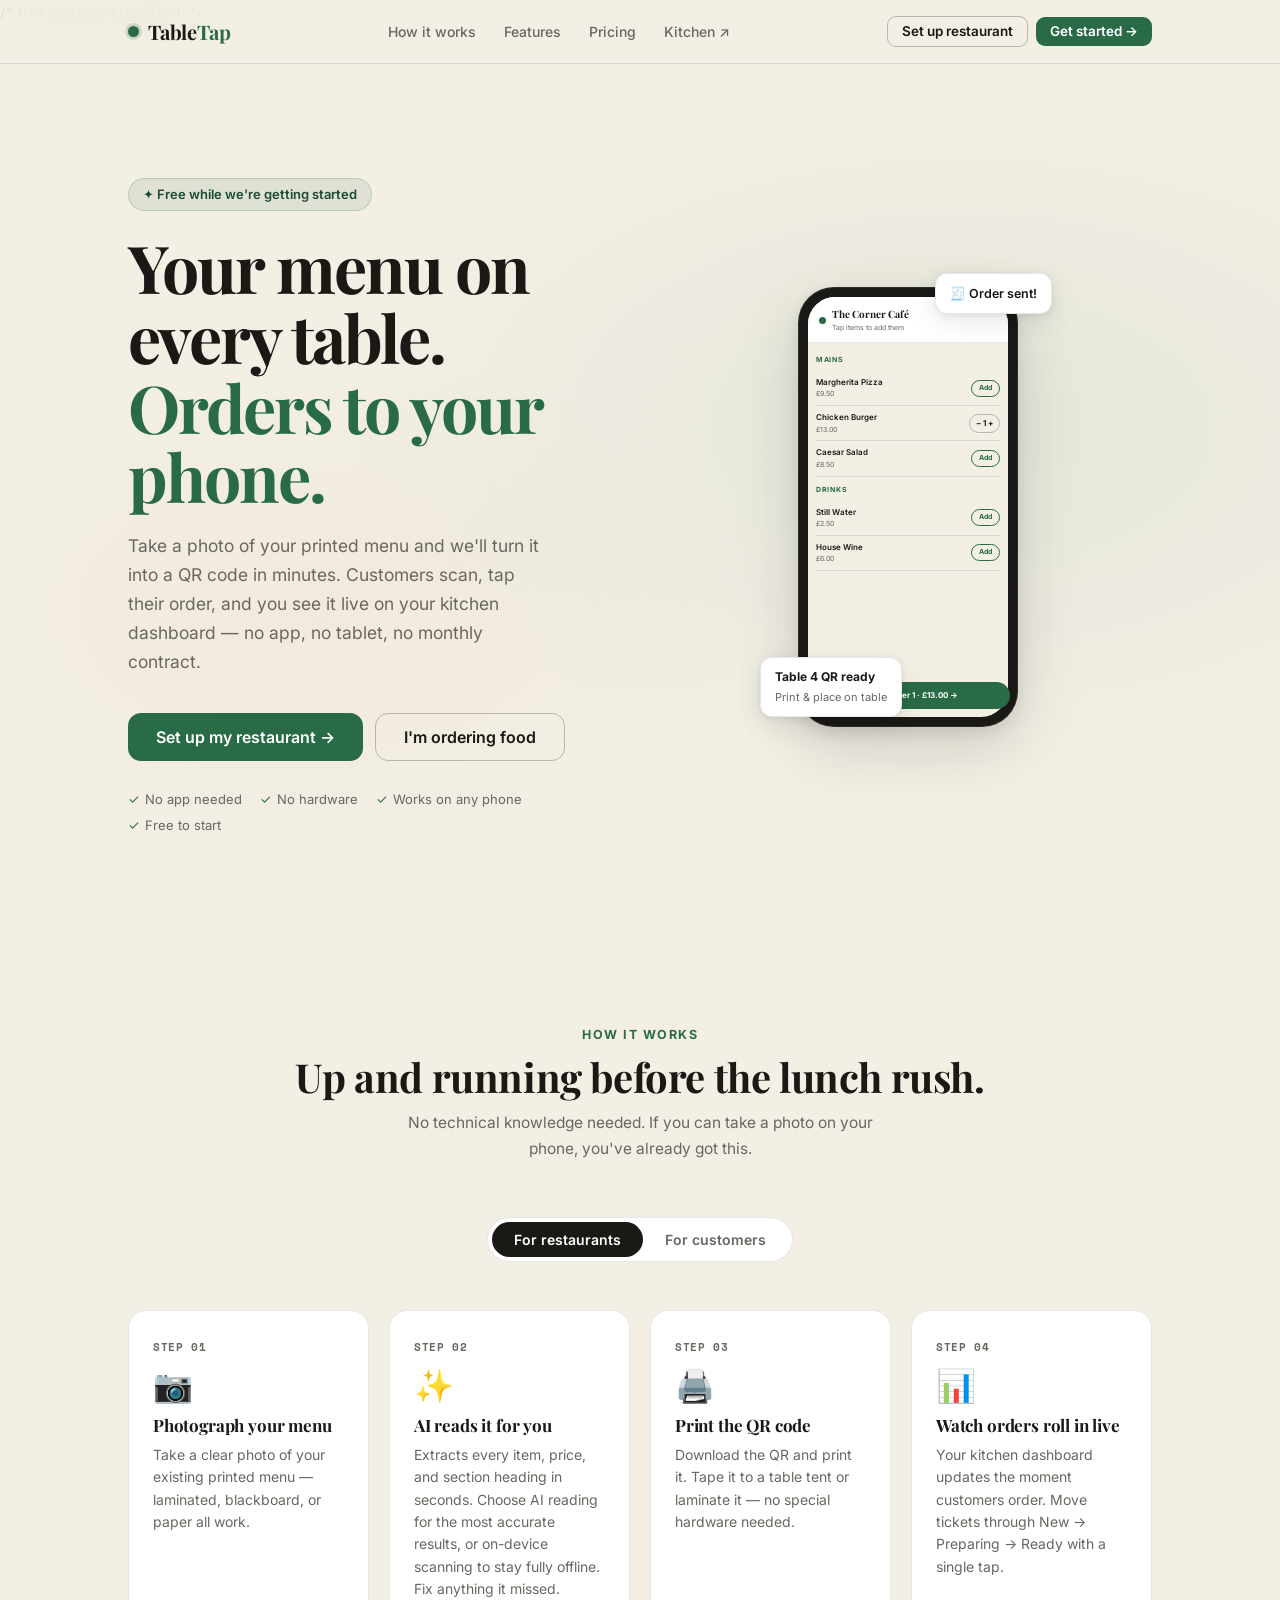
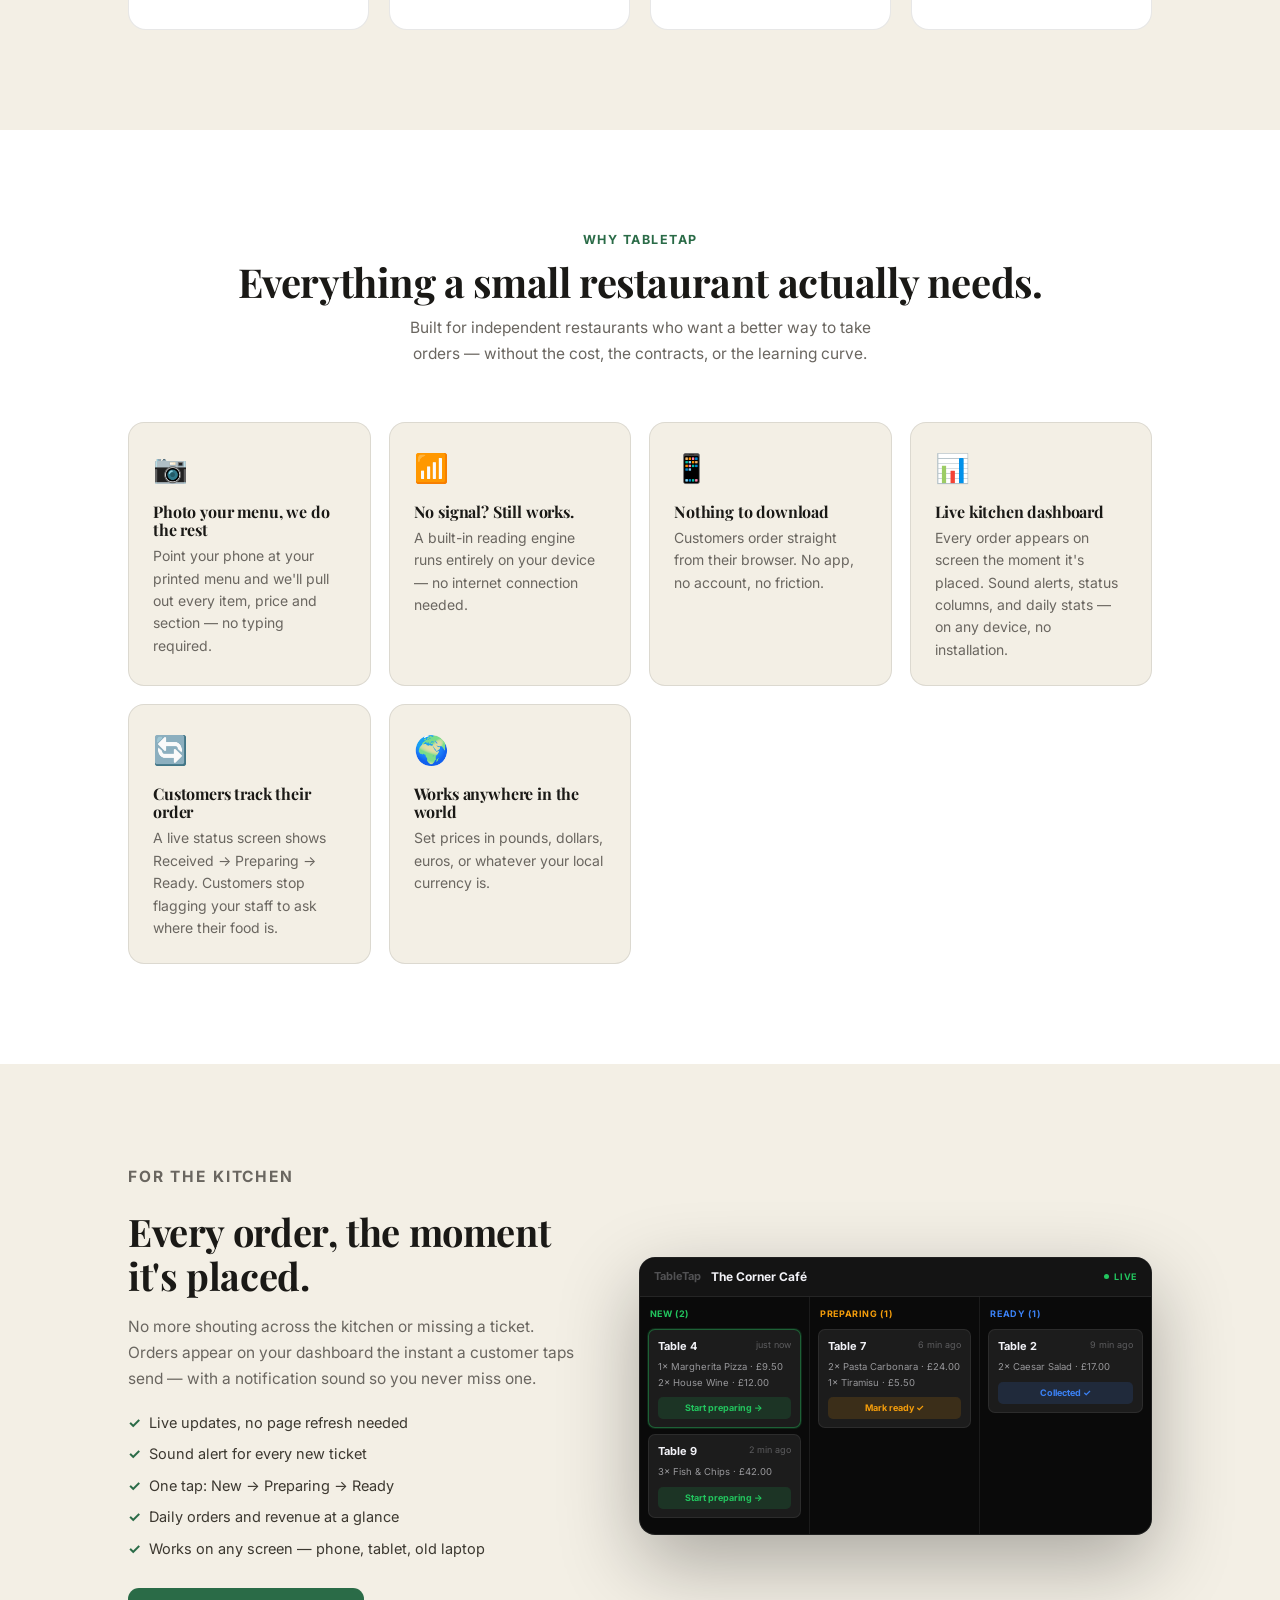
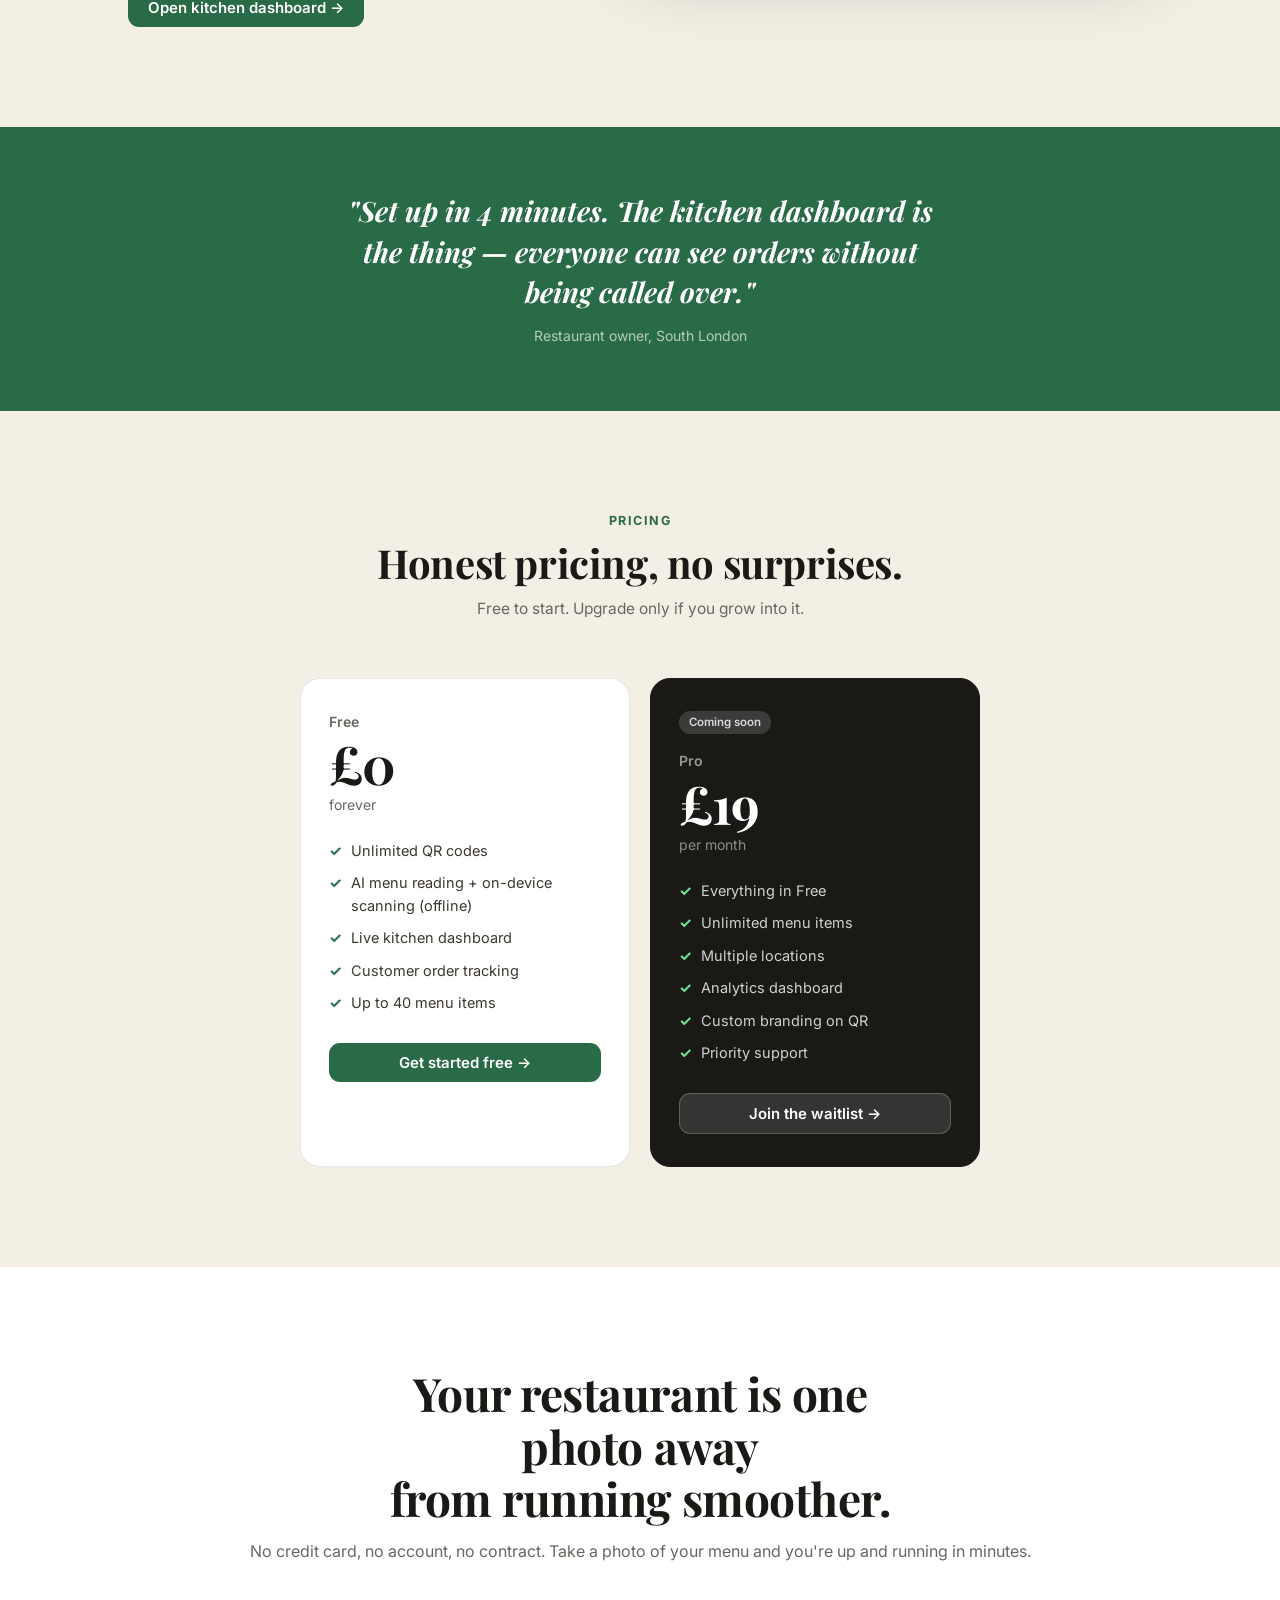
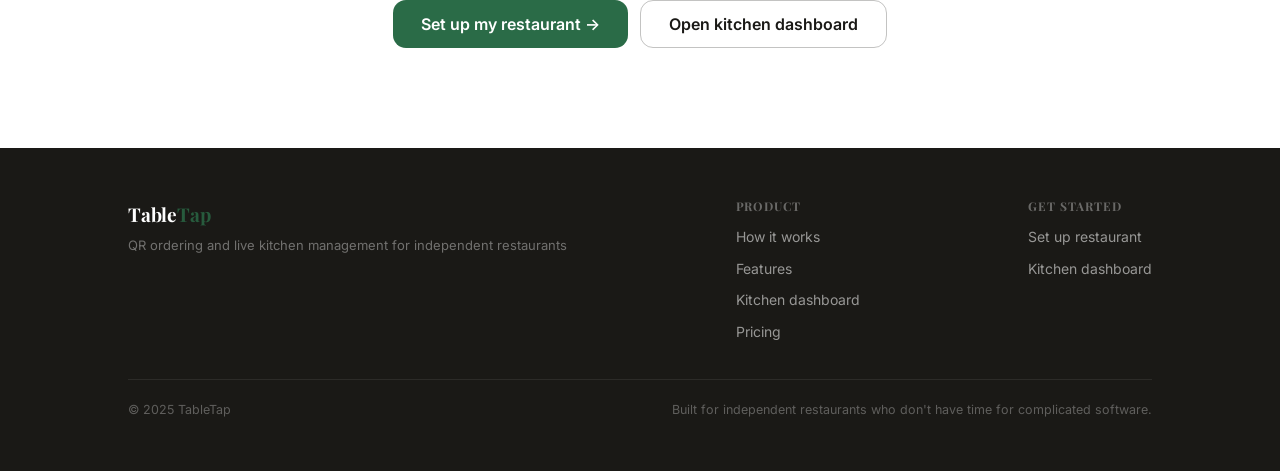
<file: index.html>
/* this has been updated. */
<!DOCTYPE html>
<html lang="en">
<head>
<meta charset="UTF-8"/>
<meta name="viewport" content="width=device-width,initial-scale=1"/>
<meta name="description" content="TableTap turns a photo of your printed menu into a QR ordering system in minutes. No app, no hardware — customers scan and order instantly from their phone."/>
<meta property="og:title" content="TableTap — QR table ordering for restaurants"/>
<meta property="og:description" content="Turn your printed menu into a QR ordering system in minutes. No hardware needed."/>
<meta property="og:type" content="website"/>
<meta name="theme-color" content="#2A6B47"/>
<title>TableTap — QR ordering for restaurants</title>
<link rel="preconnect" href="https://fonts.googleapis.com">
<link rel="preconnect" href="https://fonts.gstatic.com" crossorigin>
<link href="https://fonts.googleapis.com/css2?family=Playfair+Display:ital,wght@0,700;1,400;1,700&family=Inter:wght@400;500;600&family=Space+Mono:wght@700&display=swap" rel="stylesheet">
<link rel="stylesheet" href="style.css">
<style>
/* ---- Page-specific ---- */
body { padding-bottom: 0; }

/* Hero */
.hero {
  min-height: 100svh;
  padding: calc(var(--nav) + 80px) 0 80px;
  display: flex; align-items: center;
  background:
    radial-gradient(ellipse 70% 55% at 75% 45%, rgba(42,107,71,.07) 0%, transparent 70%),
    radial-gradient(ellipse 55% 45% at 25% 65%, rgba(212,137,58,.05) 0%, transparent 65%),
    var(--bg);
  overflow: hidden; position: relative;
}
.hero-inner {
  display: grid;
  grid-template-columns: 1fr 1fr;
  gap: 48px;
  align-items: center;
}
.hero-eyebrow {
  display: inline-flex; align-items: center; gap: 7px;
  background: var(--green-lt); color: var(--green-dk);
  font-size: 13px; font-weight: 600; padding: 5px 14px;
  border-radius: 999px; border: 1px solid rgba(42,107,71,.2);
  margin-bottom: 22px;
}
.hero h1 {
  font-size: clamp(38px,5.5vw,66px);
  letter-spacing: -.03em; margin-bottom: 20px;
  line-height: 1.06;
}
.hero h1 em { font-style: normal; color: var(--green); }
.hero-sub {
  font-size: clamp(15px,1.8vw,17.5px);
  color: var(--muted); line-height: 1.65; margin-bottom: 36px;
  max-width: 420px;
}
.hero-actions { display: flex; flex-wrap: wrap; gap: 12px; margin-bottom: 28px; }
.hero-trust { display: flex; flex-wrap: wrap; gap: 6px 18px; }
.hero-trust span { font-size: 13px; color: var(--muted); display: flex; align-items: center; gap: 5px; }
.hero-trust .chk { color: var(--green); }

/* Phone mockup */
.hero-visual { display: flex; justify-content: center; align-items: center; }
.mockup { position: relative; width: 240px; }
.mock-phone {
  width: 220px; height: 440px; background: #1A1916;
  border-radius: 36px; padding: 10px;
  box-shadow: 0 0 0 1px rgba(255,255,255,.05), inset 0 0 0 1px rgba(255,255,255,.08), var(--sh-lg);
  margin: 0 auto;
}
.mock-screen {
  width: 100%; height: 100%;
  background: var(--bg); border-radius: 27px; overflow: hidden;
  display: flex; flex-direction: column;
}
.ms-top { background: var(--surface); padding: 10px 11px 8px; border-bottom: 1px solid var(--bd); display: flex; align-items: center; gap: 6px; }
.ms-dot { width: 7px; height: 7px; border-radius: 50%; background: var(--green); flex-shrink: 0; }
.ms-rname { font-family: 'Playfair Display', Georgia, serif; font-size: 10px; font-weight: 700; }
.ms-sub { font-size: 7px; color: var(--muted); margin-top: 1px; }
.ms-body { flex: 1; padding: 4px 8px 60px; overflow: hidden; }
.ms-sec { font-size: 7px; font-weight: 700; letter-spacing: .1em; text-transform: uppercase; color: var(--green); margin: 8px 0 5px; }
.ms-item { display: flex; justify-content: space-between; align-items: center; padding: 5px 0; border-bottom: 1px solid var(--bd); gap: 4px; }
.ms-item-nm { font-size: 8px; font-weight: 600; }
.ms-item-pr { font-size: 7px; color: var(--muted); margin-top: 1px; }
.ms-add  { font-size: 7px; font-weight: 700; border: 1px solid var(--green); color: var(--green); border-radius: 999px; padding: 2px 7px; white-space: nowrap; }
.ms-stepper { font-size: 8px; font-weight: 700; border: 1px solid var(--bd-str); border-radius: 999px; padding: 2px 6px; }
.ms-cart {
  position: absolute; bottom: 18px; left: 18px; right: 18px;
  background: var(--green); color: #fff;
  font-size: 8px; font-weight: 700; border-radius: 999px;
  padding: 7px 10px; text-align: center;
}
.mock-badge {
  position: absolute; top: -14px; right: -24px;
  background: var(--surface); border: 1px solid var(--bd);
  border-radius: 12px; padding: 10px 14px;
  display: flex; align-items: center; gap: 8px;
  box-shadow: var(--sh); font-size: 12.5px; font-weight: 600;
  animation: badge-float 3s ease-in-out infinite;
}
@keyframes badge-float { 0%,100% { transform: translateY(0); } 50% { transform: translateY(-6px); } }
.mock-qr-badge {
  position: absolute; bottom: 10px; left: -28px;
  background: var(--surface); border: 1px solid var(--bd);
  border-radius: 12px; padding: 10px 14px;
  box-shadow: var(--sh); font-size: 11px; color: var(--muted);
  animation: badge-float 3.5s ease-in-out infinite .5s;
}
.mock-qr-badge strong { display: block; color: var(--ink); font-size: 12px; margin-bottom: 2px; }

/* Section chrome */
.mkt-section { padding: 100px 0; }
.mkt-section.alt { background: var(--surface); }
.s-eye {
  text-align: center; font-size: 12.5px; font-weight: 700;
  letter-spacing: .12em; text-transform: uppercase;
  color: var(--green); margin-bottom: 10px;
}
.s-title { text-align: center; font-size: clamp(26px,3.5vw,40px); margin-bottom: 10px; }
.s-sub { text-align: center; color: var(--muted); font-size: 15.5px; max-width: 480px; margin: 0 auto 56px; line-height: 1.65; }

/* How-it-works tabs */
.hiw-tabs { display: flex; justify-content: center; margin-bottom: 48px; background: var(--surface); border: 1px solid var(--bd); border-radius: 999px; padding: 4px; width: fit-content; margin-left: auto; margin-right: auto; }
.hiw-tab { border: 0; background: transparent; font-family: inherit; font-size: 14px; font-weight: 600; color: var(--muted); padding: 9px 22px; border-radius: 999px; cursor: pointer; transition: .18s; }
.hiw-tab.on { background: var(--ink); color: #fff; }

/* Steps grid */
.steps-grid { display: grid; grid-template-columns: repeat(auto-fit,minmax(210px,1fr)); gap: 20px; }
.step-card { background: var(--surface); border: 1px solid var(--bd); border-radius: 18px; padding: 28px 24px; }
.step-num { font-family: 'Space Mono',monospace; font-size: 11px; font-weight: 700; letter-spacing: .06em; color: var(--muted); margin-bottom: 14px; }
.step-icon { font-size: 32px; margin-bottom: 14px; line-height: 1; }
.step-card h3 { font-size: 17px; letter-spacing: -.01em; margin-bottom: 8px; }
.step-card p { font-size: 14px; color: var(--muted); line-height: 1.6; }

/* Features grid */
.feat-grid { display: grid; grid-template-columns: repeat(auto-fit,minmax(240px,1fr)); gap: 18px; }
.feat-card { background: var(--bg); border: 1px solid var(--bd); border-radius: 16px; padding: 24px; transition: box-shadow .2s, border-color .2s; }
.feat-card:hover { box-shadow: var(--sh); border-color: var(--bd-md); }
.feat-icon { font-size: 28px; margin-bottom: 12px; display: block; }
.feat-card h3 { font-size: 16px; letter-spacing: -.01em; margin-bottom: 6px; }
.feat-card p { font-size: 14px; color: var(--muted); line-height: 1.6; }

/* Proof strip */
.proof { background: var(--green); padding: 64px 0; text-align: center; color: #fff; }
.proof blockquote { font-family: 'Playfair Display',Georgia,serif; font-size: clamp(20px,3vw,28px); font-weight: 700; font-style: italic; letter-spacing: 0; max-width: 600px; margin: 0 auto 12px; line-height: 1.45; }
.proof cite { font-size: 14px; opacity: .65; font-style: normal; }

/* Pricing */
.pricing-grid { display: grid; grid-template-columns: repeat(auto-fit,minmax(280px,1fr)); gap: 20px; max-width: 680px; margin: 0 auto; }
.p-card { background: var(--surface); border: 1px solid var(--bd); border-radius: 20px; padding: 32px 28px; }
.p-card.featured { background: var(--ink); color: #fff; border-color: var(--ink); }
.p-card.featured .p-sub { color: rgba(255,255,255,.5); }
.p-card.featured .p-list li { color: rgba(255,255,255,.8); }
.p-badge { display: inline-block; background: rgba(255,255,255,.15); color: rgba(255,255,255,.8); font-size: 11.5px; font-weight: 600; padding: 3px 10px; border-radius: 999px; margin-bottom: 16px; }
.p-label { font-size: 14px; font-weight: 600; color: var(--muted); margin-bottom: 6px; }
.p-card.featured .p-label { color: rgba(255,255,255,.55); }
.p-price { font-family: 'Playfair Display',Georgia,serif; font-weight: 700; font-size: 52px; letter-spacing: -.02em; line-height: 1; }
.p-per { font-size: 14px; color: var(--muted); margin: 4px 0 24px; }
.p-card.featured .p-per { color: rgba(255,255,255,.5); }
.p-list { list-style: none; margin-bottom: 28px; display: flex; flex-direction: column; gap: 10px; }
.p-list li { font-size: 14.5px; color: var(--ink-2); display: flex; align-items: flex-start; gap: 9px; }
.p-chk { color: var(--green); font-weight: 700; flex-shrink: 0; }
.p-card.featured .p-chk { color: #6EE89B; }

/* CTA banner */
.cta-banner { padding: 100px 0; text-align: center; }
.cta-banner h2 { font-size: clamp(28px,4vw,46px); margin-bottom: 14px; max-width: 560px; margin-left: auto; margin-right: auto; }
.cta-banner p  { color: var(--muted); font-size: 16px; margin-bottom: 36px; }

/* Dashboard showcase section */
.dash-split {
  display: grid;
  grid-template-columns: 1fr 1.15fr;
  gap: 64px;
  align-items: center;
}
.dash-copy .s-eye { text-align: left; }
.dash-copy h2  { text-align: left; font-size: clamp(26px,3.2vw,38px); margin-bottom: 16px; }
.dash-copy p   { color: var(--muted); font-size: 15.5px; line-height: 1.68; margin-bottom: 20px; }
.dash-feats    { list-style: none; display: flex; flex-direction: column; gap: 9px; font-size: 14.5px; color: var(--ink-2); }
.dash-feats li { display: flex; align-items: flex-start; gap: 8px; }
.dash-feats .chk { color: var(--green); font-weight: 700; flex-shrink: 0; }

/* Dashboard CSS mockup */
.dp-shell {
  background: #0A0A0A;
  border-radius: 16px;
  overflow: hidden;
  border: 1px solid rgba(255,255,255,.09);
  box-shadow: 0 28px 80px rgba(0,0,0,.3), 0 0 0 1px rgba(255,255,255,.04);
  font-family: 'Inter', sans-serif;
}
.dp-header {
  background: #141414;
  border-bottom: 1px solid rgba(255,255,255,.07);
  padding: 10px 14px;
  display: flex;
  align-items: center;
  gap: 10px;
}
.dp-logo  { color: rgba(242,242,247,.28); font-weight: 700; font-size: 11px; }
.dp-rname { color: #F2F2F7; font-weight: 700; font-size: 12px; flex: 1; }
.dp-live  { display: flex; align-items: center; gap: 5px; }
.dp-live-dot { width: 5px; height: 5px; border-radius: 50%; background: #22C55E; animation: livePulse 2.5s ease-in-out infinite; }
@keyframes livePulse { 0%,100%{opacity:1} 50%{opacity:.5} }
.dp-live-lbl { font-size: 9px; font-weight: 700; color: #22C55E; text-transform: uppercase; letter-spacing: .08em; }
.dp-cols { display: grid; grid-template-columns: 1fr 1fr 1fr; }
.dp-col  { border-right: 1px solid rgba(255,255,255,.07); padding: 10px 8px; }
.dp-col:last-child { border-right: 0; }
.dp-col-h { font-size: 9px; font-weight: 700; letter-spacing: .07em; text-transform: uppercase; margin-bottom: 8px; padding: 0 2px; }
.dp-card {
  background: #1C1C1C;
  border: 1px solid rgba(255,255,255,.07);
  border-radius: 7px;
  padding: 8px 9px;
  margin-bottom: 6px;
  color: rgba(242,242,247,.7);
}
.dp-card.flash-card { border-color: rgba(34,197,94,.4); box-shadow: 0 0 0 1px rgba(34,197,94,.15); }
.dp-card-top { display: flex; justify-content: space-between; margin-bottom: 4px; }
.dp-card-top strong { color: #F2F2F7; font-size: 11px; }
.dp-ago { color: rgba(242,242,247,.3); font-size: 9px; }
.dp-card-item { font-size: 9.5px; color: rgba(242,242,247,.58); line-height: 1.65; }
.dp-card-btn  { margin-top: 7px; padding: 4px 7px; border-radius: 5px; font-size: 9px; font-weight: 700; text-align: center; }
.dp-btn-new   { background: rgba(34,197,94,.14);  color: #22C55E; }
.dp-btn-prep  { background: rgba(245,158,11,.14); color: #F59E0B; }
.dp-btn-ready { background: rgba(59,130,246,.14);  color: #3B82F6; }

@media (max-width: 860px) {
  .dash-split { grid-template-columns: 1fr; gap: 40px; }
}
@media (max-width: 860px) {
  .hero-inner { grid-template-columns: 1fr; }
  .hero-visual { display: none; }
  .hero { min-height: auto; padding-bottom: 60px; }
}
@media (max-width: 560px) {
  .mkt-section { padding: 72px 0; }
  .steps-grid { grid-template-columns: 1fr; }
  .hero-actions { flex-direction: column; }
  .hero-actions .btn { justify-content: center; }
}
</style>
</head>
<body>

<!-- ===== NAV ===== -->
<nav class="site-nav">
  <div class="nav-inner">
    <a href="/" class="nav-logo">
      <span class="nav-dot"></span>
      <span class="nav-wordmark">Table<span class="tap">Tap</span></span>
    </a>
    <ul class="nav-links">
      <li><a href="#how">How it works</a></li>
      <li><a href="#features">Features</a></li>
      <li><a href="#pricing">Pricing</a></li>
      <li><a href="/dashboard">Kitchen ↗</a></li>
    </ul>
    <div class="nav-actions">
      <a href="restaurant.html" class="btn btn-g btn-sm">Set up restaurant</a>
      <a href="restaurant.html" class="btn btn-p btn-sm">Get started →</a>
    </div>
  </div>
</nav>

<!-- ===== HERO ===== -->
<section class="hero">
  <div class="container">
    <div class="hero-inner">
      <div>
        <div class="hero-eyebrow">✦ Free while we're getting started</div>
        <h1>Your menu on every table. <em>Orders to your phone.</em></h1>
        <p class="hero-sub">Take a photo of your printed menu and we'll turn it into a QR code in minutes. Customers scan, tap their order, and you see it live on your kitchen dashboard — no app, no tablet, no monthly contract.</p>
        <div class="hero-actions">
          <a href="restaurant.html" class="btn btn-p btn-lg">Set up my restaurant →</a>
          <a href="order.html"      class="btn btn-g btn-lg">I'm ordering food</a>
        </div>
        <div class="hero-trust">
          <span><span class="chk">✓</span> No app needed</span>
          <span><span class="chk">✓</span> No hardware</span>
          <span><span class="chk">✓</span> Works on any phone</span>
          <span><span class="chk">✓</span> Free to start</span>
        </div>
      </div>
      <div class="hero-visual">
        <div class="mockup">
          <div class="mock-phone">
            <div class="mock-screen">
              <div class="ms-top">
                <span class="ms-dot"></span>
                <div>
                  <div class="ms-rname">The Corner Café</div>
                  <div class="ms-sub">Tap items to add them</div>
                </div>
              </div>
              <div class="ms-body">
                <div class="ms-sec">Mains</div>
                <div class="ms-item"><div><div class="ms-item-nm">Margherita Pizza</div><div class="ms-item-pr">£9.50</div></div><div class="ms-add">Add</div></div>
                <div class="ms-item"><div><div class="ms-item-nm">Chicken Burger</div><div class="ms-item-pr">£13.00</div></div><div class="ms-stepper">− 1 +</div></div>
                <div class="ms-item"><div><div class="ms-item-nm">Caesar Salad</div><div class="ms-item-pr">£8.50</div></div><div class="ms-add">Add</div></div>
                <div class="ms-sec">Drinks</div>
                <div class="ms-item"><div><div class="ms-item-nm">Still Water</div><div class="ms-item-pr">£2.50</div></div><div class="ms-add">Add</div></div>
                <div class="ms-item"><div><div class="ms-item-nm">House Wine</div><div class="ms-item-pr">£6.00</div></div><div class="ms-add">Add</div></div>
              </div>
            </div>
            <div class="ms-cart">Review order 1 · £13.00 →</div>
          </div>
          <div class="mock-badge">🧾 Order sent!</div>
          <div class="mock-qr-badge"><strong>Table 4 QR ready</strong>Print &amp; place on table</div>
        </div>
      </div>
    </div>
  </div>
</section>

<!-- ===== HOW IT WORKS ===== -->
<section class="mkt-section" id="how">
  <div class="container">
    <p class="s-eye">How it works</p>
    <h2 class="s-title">Up and running before the lunch rush.</h2>
    <p class="s-sub">No technical knowledge needed. If you can take a photo on your phone, you've already got this.</p>
    <div class="hiw-tabs" role="tablist">
      <button class="hiw-tab on" id="tab-r" onclick="switchTab('r')">For restaurants</button>
      <button class="hiw-tab"    id="tab-c" onclick="switchTab('c')">For customers</button>
    </div>
    <div id="hiw-r" class="steps-grid fade-up">
      <div class="step-card">
        <div class="step-num">STEP 01</div>
        <div class="step-icon">📷</div>
        <h3>Photograph your menu</h3>
        <p>Take a clear photo of your existing printed menu — laminated, blackboard, or paper all work.</p>
      </div>
      <div class="step-card">
        <div class="step-num">STEP 02</div>
        <div class="step-icon">✨</div>
        <h3>AI reads it for you</h3>
        <p>Extracts every item, price, and section heading in seconds. Choose AI reading for the most accurate results, or on-device scanning to stay fully offline. Fix anything it missed.</p>
      </div>
      <div class="step-card">
        <div class="step-num">STEP 03</div>
        <div class="step-icon">🖨️</div>
        <h3>Print the QR code</h3>
        <p>Download the QR and print it. Tape it to a table tent or laminate it — no special hardware needed.</p>
      </div>
      <div class="step-card">
        <div class="step-num">STEP 04</div>
        <div class="step-icon">📊</div>
        <h3>Watch orders roll in live</h3>
        <p>Your kitchen dashboard updates the moment customers order. Move tickets through New → Preparing → Ready with a single tap.</p>
      </div>
    </div>
    <div id="hiw-c" class="steps-grid hidden fade-up" style="grid-template-columns:repeat(auto-fit,minmax(220px,1fr))">
      <div class="step-card">
        <div class="step-icon">📱</div>
        <h3>Scan the QR on your table</h3>
        <p>Open your camera and point it at the code. The menu loads in your browser — no app to download.</p>
      </div>
      <div class="step-card">
        <div class="step-icon">🛒</div>
        <h3>Build your order</h3>
        <p>Tap items to add them, adjust quantities, and add any notes for the kitchen.</p>
      </div>
      <div class="step-card">
        <div class="step-icon">🚀</div>
        <h3>Send to the kitchen</h3>
        <p>Tap send and your order goes straight to the restaurant. Then watch it move from Received → Preparing → Ready, live on your screen.</p>
      </div>
    </div>
  </div>
</section>

<!-- ===== FEATURES ===== -->
<section class="mkt-section alt" id="features">
  <div class="container">
    <p class="s-eye">Why TableTap</p>
    <h2 class="s-title">Everything a small restaurant actually needs.</h2>
    <p class="s-sub">Built for independent restaurants who want a better way to take orders — without the cost, the contracts, or the learning curve.</p>
    <div class="feat-grid">
      <div class="feat-card fade-up"><span class="feat-icon">📷</span><h3>Photo your menu, we do the rest</h3><p>Point your phone at your printed menu and we'll pull out every item, price and section — no typing required.</p></div>
      <div class="feat-card fade-up"><span class="feat-icon">📶</span><h3>No signal? Still works.</h3><p>A built-in reading engine runs entirely on your device — no internet connection needed.</p></div>
      <div class="feat-card fade-up"><span class="feat-icon">📱</span><h3>Nothing to download</h3><p>Customers order straight from their browser. No app, no account, no friction.</p></div>
      <div class="feat-card fade-up"><span class="feat-icon">📊</span><h3>Live kitchen dashboard</h3><p>Every order appears on screen the moment it's placed. Sound alerts, status columns, and daily stats — on any device, no installation.</p></div>
      <div class="feat-card fade-up"><span class="feat-icon">🔄</span><h3>Customers track their order</h3><p>A live status screen shows Received → Preparing → Ready. Customers stop flagging your staff to ask where their food is.</p></div>
      <div class="feat-card fade-up"><span class="feat-icon">🌍</span><h3>Works anywhere in the world</h3><p>Set prices in pounds, dollars, euros, or whatever your local currency is.</p></div>
    </div>
  </div>
</section>

<!-- ===== DASHBOARD SHOWCASE ===== -->
<section class="mkt-section" id="dashboard">
  <div class="container">
    <div class="dash-split">
      <div class="dash-copy">
        <p class="s-eye">For the kitchen</p>
        <h2>Every order, the moment it's placed.</h2>
        <p>No more shouting across the kitchen or missing a ticket. Orders appear on your dashboard the instant a customer taps send — with a notification sound so you never miss one.</p>
        <ul class="dash-feats">
          <li><span class="chk">✓</span> Live updates, no page refresh needed</li>
          <li><span class="chk">✓</span> Sound alert for every new ticket</li>
          <li><span class="chk">✓</span> One tap: New → Preparing → Ready</li>
          <li><span class="chk">✓</span> Daily orders and revenue at a glance</li>
          <li><span class="chk">✓</span> Works on any screen — phone, tablet, old laptop</li>
        </ul>
        <a href="/dashboard" class="btn btn-p" style="display:inline-flex;margin-top:28px">Open kitchen dashboard →</a>
      </div>
      <div class="dash-preview">
        <div class="dp-shell">
          <div class="dp-header">
            <span class="dp-logo">TableTap</span>
            <span class="dp-rname">The Corner Café</span>
            <span class="dp-live"><span class="dp-live-dot"></span><span class="dp-live-lbl">Live</span></span>
          </div>
          <div class="dp-cols">
            <div class="dp-col">
              <div class="dp-col-h" style="color:#22C55E">New (2)</div>
              <div class="dp-card flash-card">
                <div class="dp-card-top"><strong>Table 4</strong><span class="dp-ago">just now</span></div>
                <div class="dp-card-item">1× Margherita Pizza · £9.50</div>
                <div class="dp-card-item">2× House Wine · £12.00</div>
                <div class="dp-card-btn dp-btn-new">Start preparing →</div>
              </div>
              <div class="dp-card">
                <div class="dp-card-top"><strong>Table 9</strong><span class="dp-ago">2 min ago</span></div>
                <div class="dp-card-item">3× Fish &amp; Chips · £42.00</div>
                <div class="dp-card-btn dp-btn-new">Start preparing →</div>
              </div>
            </div>
            <div class="dp-col">
              <div class="dp-col-h" style="color:#F59E0B">Preparing (1)</div>
              <div class="dp-card">
                <div class="dp-card-top"><strong>Table 7</strong><span class="dp-ago">6 min ago</span></div>
                <div class="dp-card-item">2× Pasta Carbonara · £24.00</div>
                <div class="dp-card-item">1× Tiramisu · £5.50</div>
                <div class="dp-card-btn dp-btn-prep">Mark ready ✓</div>
              </div>
            </div>
            <div class="dp-col">
              <div class="dp-col-h" style="color:#3B82F6">Ready (1)</div>
              <div class="dp-card">
                <div class="dp-card-top"><strong>Table 2</strong><span class="dp-ago">9 min ago</span></div>
                <div class="dp-card-item">2× Caesar Salad · £17.00</div>
                <div class="dp-card-btn dp-btn-ready">Collected ✓</div>
              </div>
            </div>
          </div>
        </div>
      </div>
    </div>
  </div>
</section>

<!-- ===== PROOF ===== -->
<div class="proof">
  <div class="container">
    <blockquote>"Set up in 4 minutes. The kitchen dashboard is the thing — everyone can see orders without being called over."</blockquote>
    <cite>Restaurant owner, South London</cite>
  </div>
</div>

<!-- ===== PRICING ===== -->
<section class="mkt-section" id="pricing">
  <div class="container">
    <p class="s-eye">Pricing</p>
    <h2 class="s-title">Honest pricing, no surprises.</h2>
    <p class="s-sub">Free to start. Upgrade only if you grow into it.</p>
    <div class="pricing-grid">
      <div class="p-card">
        <div class="p-label">Free</div>
        <div class="p-price">£0</div>
        <div class="p-per">forever</div>
        <ul class="p-list">
          <li><span class="p-chk">✓</span> Unlimited QR codes</li>
          <li><span class="p-chk">✓</span> AI menu reading + on-device scanning (offline)</li>
          <li><span class="p-chk">✓</span> Live kitchen dashboard</li>
          <li><span class="p-chk">✓</span> Customer order tracking</li>
          <li><span class="p-chk">✓</span> Up to 40 menu items</li>
        </ul>
        <a href="restaurant.html" class="btn btn-p btn-w">Get started free →</a>
      </div>
      <div class="p-card featured">
        <div class="p-badge">Coming soon</div>
        <div class="p-label">Pro</div>
        <div class="p-price">£19</div>
        <div class="p-per">per month</div>
        <ul class="p-list">
          <li><span class="p-chk">✓</span> Everything in Free</li>
          <li><span class="p-chk">✓</span> Unlimited menu items</li>
          <li><span class="p-chk">✓</span> Multiple locations</li>
          <li><span class="p-chk">✓</span> Analytics dashboard</li>
          <li><span class="p-chk">✓</span> Custom branding on QR</li>
          <li><span class="p-chk">✓</span> Priority support</li>
        </ul>
        <button class="btn btn-w" style="background:rgba(255,255,255,.12);color:#fff;border:1.5px solid rgba(255,255,255,.2)" onclick="joinWaitlist()">Join the waitlist →</button>
      </div>
    </div>
  </div>
</section>

<!-- ===== CTA BANNER ===== -->
<section class="cta-banner mkt-section alt">
  <div class="container">
    <h2>Your restaurant is one photo away<br>from running smoother.</h2>
    <p>No credit card, no account, no contract. Take a photo of your menu and you're up and running in minutes.</p>
    <div style="display:flex;flex-wrap:wrap;gap:12px;justify-content:center">
      <a href="restaurant.html" class="btn btn-p btn-lg">Set up my restaurant →</a>
      <a href="/dashboard"      class="btn btn-g btn-lg">Open kitchen dashboard</a>
    </div>
  </div>
</section>

<!-- ===== FOOTER ===== -->
<footer class="site-footer">
  <div class="footer-inner">
    <div class="footer-brand">
      <div class="fl">Table<span class="tap">Tap</span></div>
      <p>QR ordering and live kitchen management for independent restaurants</p>
    </div>
    <div class="footer-links">
      <h4>Product</h4>
      <a href="#how">How it works</a>
      <a href="#features">Features</a>
      <a href="#dashboard">Kitchen dashboard</a>
      <a href="#pricing">Pricing</a>
    </div>
    <div class="footer-links">
      <h4>Get started</h4>
      <a href="restaurant.html">Set up restaurant</a>
      <a href="/dashboard">Kitchen dashboard</a>
    </div>
    <div class="footer-bottom">
      <span>© 2025 TableTap</span>
      <span>Built for independent restaurants who don't have time for complicated software.</span>
    </div>
  </div>
</footer>

<script>
/* ---- How-it-works tab toggle ---- */
function switchTab(who) {
  var r = document.getElementById('hiw-r');
  var c = document.getElementById('hiw-c');
  var tr = document.getElementById('tab-r');
  var tc = document.getElementById('tab-c');
  if (who === 'r') {
    r.classList.remove('hidden'); c.classList.add('hidden');
    tr.classList.add('on'); tc.classList.remove('on');
  } else {
    c.classList.remove('hidden'); r.classList.add('hidden');
    tc.classList.add('on'); tr.classList.remove('on');
  }
}

/* ---- Waitlist ---- */
function joinWaitlist() {
  window.location.href = 'mailto:hello@tabletap.app?subject=TableTap Pro — waitlist';
}

/* ---- Scroll animations ---- */
var io = new IntersectionObserver(function(entries) {
  entries.forEach(function(e) {
    if (e.isIntersecting) { e.target.classList.add('in'); io.unobserve(e.target); }
  });
}, { threshold: 0.08 });
document.querySelectorAll('.fade-up').forEach(function(el) { io.observe(el); });
</script>
</body>
</html>
</file>
<file: style.css>
/* ============================================================
   TableTap — Shared Design System
   ============================================================ */

/* ---- Tokens ---- */
:root {
  --bg:       #F3EFE5;
  --surface:  #FFFFFF;
  --ink:      #1A1916;
  --ink-2:    #3C3830;
  --muted:    #6A6660;
  --green:    #2A6B47;
  --green-dk: #1B4B32;
  --green-lt: rgba(42,107,71,.1);
  --amber:    #D4893A;
  --red:      #B03A2E;
  --bd:       rgba(26,25,22,.1);
  --bd-md:    rgba(26,25,22,.18);
  --bd-str:   rgba(26,25,22,.26);
  --sh-sm: 0 1px 2px rgba(0,0,0,.06), 0 3px 10px rgba(0,0,0,.07);
  --sh:    0 2px 6px rgba(0,0,0,.07), 0 8px 28px rgba(0,0,0,.09);
  --sh-lg: 0 6px 16px rgba(0,0,0,.09), 0 24px 64px rgba(0,0,0,.13);
  --r:    14px;
  --r-sm: 9px;
  --r-lg: 20px;
  --nav:  64px;
}

/* ---- Reset ---- */
*, *::before, *::after { box-sizing: border-box; margin: 0; padding: 0; }
html { scroll-behavior: smooth; }
body {
  background: var(--bg);
  color: var(--ink);
  font-family: 'Inter', system-ui, -apple-system, sans-serif;
  font-size: 16px;
  line-height: 1.55;
  -webkit-font-smoothing: antialiased;
}
h1,h2,h3,h4 { font-family: 'Playfair Display', Georgia, serif; font-weight: 700; letter-spacing: -.01em; line-height: 1.15; }
img { display: block; max-width: 100%; }
button,input,select,textarea { font-family: inherit; }
a { color: inherit; }

/* ---- Layout ---- */
.container { max-width: 1080px; margin: 0 auto; padding: 0 28px; }
.wrap      { max-width: 480px;  margin: 0 auto; padding: 0 20px; }

/* ---- Nav ---- */
.site-nav {
  position: fixed; top: 0; left: 0; right: 0; z-index: 200;
  height: var(--nav);
  background: rgba(243,239,229,.9);
  backdrop-filter: blur(18px) saturate(1.5);
  -webkit-backdrop-filter: blur(18px) saturate(1.5);
  border-bottom: 1px solid var(--bd);
}
.nav-inner {
  max-width: 1080px; margin: 0 auto;
  padding: 0 28px; height: 100%;
  display: flex; align-items: center; justify-content: space-between;
  gap: 16px;
}
.nav-logo {
  display: flex; align-items: center; gap: 9px;
  text-decoration: none; color: var(--ink); flex-shrink: 0;
}
.nav-dot {
  width: 11px; height: 11px; border-radius: 50%;
  background: var(--green);
  box-shadow: 0 0 0 3px rgba(42,107,71,.18);
}
.nav-wordmark { font-family: 'Playfair Display', Georgia, serif; font-weight: 700; font-size: 20px; letter-spacing: -.01em; }
.nav-wordmark .tap { color: var(--green); }
.nav-links { display: flex; align-items: center; gap: 28px; list-style: none; }
.nav-links a { font-size: 14px; font-weight: 500; color: var(--muted); text-decoration: none; transition: color .15s; }
.nav-links a:hover { color: var(--ink); }
.nav-actions { display: flex; align-items: center; gap: 8px; }

/* ---- Buttons ---- */
.btn {
  display: inline-flex; align-items: center; justify-content: center; gap: 7px;
  font-family: inherit; font-size: 15px; font-weight: 600;
  border: 0; border-radius: 11px; padding: 12px 20px;
  cursor: pointer; transition: all .15s; text-decoration: none;
  white-space: nowrap; line-height: 1;
}
.btn-p  { background: var(--green); color: #fff; }
.btn-p:hover  { background: var(--green-dk); transform: translateY(-1px); box-shadow: 0 6px 20px rgba(42,107,71,.28); }
.btn-p:active { transform: none; }
.btn-p:disabled { background: #a8b8b0; cursor: not-allowed; transform: none; box-shadow: none; }
.btn-g  { background: transparent; color: var(--ink); border: 1.5px solid var(--bd-str); }
.btn-g:hover  { background: rgba(26,25,22,.05); }
.btn-dk { background: var(--ink); color: #fff; }
.btn-dk:hover { background: #000; transform: translateY(-1px); box-shadow: 0 6px 20px rgba(0,0,0,.22); }
.btn-wa { background: #25D366; color: #fff; }
.btn-wa:hover { background: #1daa54; transform: translateY(-1px); box-shadow: 0 6px 20px rgba(37,211,102,.28); }
.btn-gg { background: transparent; color: var(--green); border: 1.5px solid var(--green); }
.btn-gg:hover { background: var(--green); color: #fff; }
.btn-sm { padding: 8px 14px; font-size: 13.5px; border-radius: 9px; }
.btn-lg { padding: 15px 28px; font-size: 16px; border-radius: 13px; }
.btn-w  { width: 100%; }
.btn-w + .btn-w { margin-top: 10px; }

/* ---- Cards ---- */
.card { background: var(--surface); border: 1px solid var(--bd); border-radius: var(--r); padding: 20px; }
.card + .card { margin-top: 14px; }
.card-sh { box-shadow: var(--sh); }

/* ---- Forms ---- */
.fld { display: block; font-size: 13px; font-weight: 600; color: var(--muted); margin-bottom: 6px; }
.inp {
  width: 100%; font-family: inherit; font-size: 16px;
  color: var(--ink); background: var(--bg);
  border: 1.5px solid var(--bd-md); border-radius: var(--r-sm);
  padding: 12px 14px; outline: none; transition: .15s; appearance: none;
}
.inp:focus { border-color: var(--green); box-shadow: 0 0 0 3px rgba(42,107,71,.15); background: #fff; }
textarea.inp { resize: vertical; min-height: 72px; }
.row2 { display: flex; gap: 12px; }
.row2>* { flex: 1; }
.field { margin-bottom: 14px; }
.field:last-child { margin-bottom: 0; }

/* Backwards-compat aliases used by existing JS-generated HTML */
label.fld2 { display: block; font-size: 13px; font-weight: 600; color: var(--muted); margin-bottom: 6px; }
input[type=text],input[type=tel],select,textarea {
  width: 100%; font-family: inherit; font-size: 16px; color: var(--ink); background: var(--bg);
  border: 1.5px solid var(--bd-md); border-radius: var(--r-sm);
  padding: 12px 14px; outline: none; transition: .15s;
}
input[type=text]:focus,input[type=tel]:focus,select:focus,textarea:focus {
  border-color: var(--green); box-shadow: 0 0 0 3px rgba(42,107,71,.15); background: #fff;
}

/* ---- Spinner ---- */
.spin {
  display: inline-block; width: 17px; height: 17px;
  border: 2.5px solid rgba(255,255,255,.35); border-top-color: #fff;
  border-radius: 50%; animation: spin .7s linear infinite; flex-shrink: 0;
}
.spin-g { border-color: rgba(42,107,71,.2); border-top-color: var(--green); }
@keyframes spin { to { transform: rotate(360deg); } }
@media (prefers-reduced-motion:reduce) { .spin { animation: none; } }

/* ---- Pill ---- */
.pill {
  display: inline-block; background: var(--green-lt); color: var(--green-dk);
  font-size: 12px; font-weight: 600; padding: 3px 10px;
  border-radius: 999px; letter-spacing: .02em;
}
.pill-amber { background: rgba(212,137,58,.12); color: #9B5E12; }
.pill-dark  { background: rgba(26,25,22,.08); color: var(--ink-2); }

/* ---- OCR progress ---- */
.ocr-track { height: 5px; background: var(--bd); border-radius: 999px; overflow: hidden; margin-top: 12px; }
.ocr-fill  { height: 100%; width: 0%; background: var(--green); border-radius: 999px; transition: width .35s ease; }
.ocr-msg   { font-size: 12px; color: var(--muted); margin-top: 5px; text-align: center; min-height: 16px; }

/* ---- Upload drop zone ---- */
.drop-zone {
  border: 1.5px dashed var(--bd-str); border-radius: 12px;
  padding: 28px 16px; text-align: center; cursor: pointer;
  background: var(--bg); transition: all .15s;
}
.drop-zone:hover { border-color: var(--green); background: #fff; }
.drop-zone .dz-ic { font-size: 32px; margin-bottom: 10px; }
.drop-zone p { font-size: 14px; color: var(--muted); line-height: 1.5; }
.drop-zone strong { color: var(--ink); }
.photo-prev { margin-top: 12px; border-radius: 10px; overflow: hidden; border: 1px solid var(--bd); }
.photo-prev img { width: 100%; max-height: 240px; object-fit: cover; display: block; }

/* ---- Menu section heading ---- */
.sec-h {
  font-family: 'Playfair Display', Georgia, serif; font-weight: 400; font-style: italic;
  font-size: 15px; letter-spacing: 0; text-transform: none;
  color: var(--ink-2); margin: 22px 0 10px;
  display: flex; align-items: center; gap: 12px;
}
.sec-h::after { content: ''; flex: 1; height: 1px; background: var(--bd); }
.sec-note { font-size: 12px; color: var(--muted); margin: -6px 0 10px; }
.menu-footnote { font-size: 12px; color: var(--muted); text-align: center; line-height: 1.6; padding: 4px 12px 0; }

/* ---- Menu items ---- */
.item-block { border-bottom: 1px solid var(--bd); padding: 13px 0; }
.item-block:last-child { border-bottom: 0; }
.item { display: flex; align-items: flex-start; gap: 12px; }
.item .info { flex: 1; min-width: 0; }
.item .nm   { font-family: 'Playfair Display', Georgia, serif; font-weight: 700; font-size: 16px; }
.item .tags { display: flex; gap: 5px; flex-wrap: wrap; margin-top: 3px; }
.item .tagb { font-size: 10.5px; font-weight: 700; letter-spacing: .03em; color: var(--green); background: var(--green-lt); border-radius: 999px; padding: 2px 8px; }
.item .ds   { color: var(--muted); font-size: 13px; margin-top: 2px; }
.item .pr   { font-family: 'Space Mono', monospace; font-weight: 700; font-size: 14px; margin-top: 4px; white-space: nowrap; }

/* ---- Selectable add-on options (customer view) ---- */
.opt-pick { margin-top: 10px; padding: 10px 12px; background: var(--bg); border-radius: var(--r-sm); }
.opt-pick label { display: flex; justify-content: space-between; align-items: center; gap: 10px; font-size: 13.5px; padding: 5px 0; cursor: pointer; }
.opt-pick label input { margin: 0; }
.cart-lines { margin-top: 4px; }
.cart-line { display: flex; justify-content: space-between; align-items: center; gap: 10px; padding: 7px 0; font-size: 13.5px; border-top: 1px dashed var(--bd); }
.cart-line:first-child { border-top: 0; }

/* ---- Qty stepper ---- */
.step { display: flex; align-items: center; border: 1.5px solid var(--bd-str); border-radius: 999px; overflow: hidden; }
.step button { width: 34px; height: 34px; border: 0; background: var(--surface); font-size: 18px; font-weight: 700; cursor: pointer; color: var(--green); line-height: 1; transition: background .1s; }
.step button:active { background: var(--bg); }
.step .q { min-width: 32px; text-align: center; font-family: 'Space Mono', monospace; font-weight: 700; font-size: 15px; }
.addbtn { border: 1.5px solid var(--green); background: transparent; color: var(--green); font-family: inherit; font-weight: 600; font-size: 13.5px; border-radius: 999px; padding: 7px 15px; cursor: pointer; transition: all .15s; }
.addbtn:hover { background: var(--green); color: #fff; }

/* ---- Editor rows ---- */
.editrow { display: flex; gap: 8px; align-items: center; padding: 9px 0; border-bottom: 1px solid var(--bd); }
.editrow:last-child { border-bottom: 0; }
.editrow input { padding: 9px 11px; font-size: 14px; }
.editrow .enm { flex: 1; }
.editrow .epr { width: 88px; }
.iconbtn { flex: none; width: 36px; height: 36px; border-radius: var(--r-sm); border: 1px solid var(--bd); background: var(--surface); cursor: pointer; font-size: 15px; color: var(--muted); display: flex; align-items: center; justify-content: center; transition: all .15s; }
.iconbtn:hover { color: var(--red); border-color: var(--red); }

/* ---- QR tent card ---- */
.tent { background: var(--surface); border: 1px solid var(--bd); border-radius: 18px; padding: 28px 24px; text-align: center; box-shadow: var(--sh); }
.tent .rname { font-family: 'Playfair Display', Georgia, serif; font-weight: 700; font-size: 24px; letter-spacing: -.01em; }
.tent .scancta { color: var(--muted); font-weight: 400; font-style: italic; font-size: 13.5px; letter-spacing: 0; text-transform: none; margin: 5px 0 20px; }
#qrbox { display: inline-block; padding: 14px; background: #fff; border-radius: 12px; border: 1px solid var(--bd); }
#qrbox img, #qrbox canvas { display: block; }
.tent .hint { color: var(--muted); font-size: 13px; margin-top: 16px; line-height: 1.5; }

/* ---- Ticket ---- */
.ticket { background: #fff; border: 1px solid var(--bd); border-radius: 12px; padding: 20px; font-family: 'Space Mono', monospace; font-size: 13px; }
.ticket h3 { font-family: 'Space Mono', monospace; font-weight: 700; font-size: 14px; letter-spacing: .04em; text-align: center; }
.ticket .perf { border-top: 2px dashed var(--bd-md); margin: 12px 0; }
.ticket .tr { display: flex; justify-content: space-between; gap: 10px; padding: 3px 0; }
.ticket .tot { font-weight: 700; font-size: 15px; }

/* ---- Cart bar ---- */
.cartbar { position: sticky; bottom: 14px; z-index: 10; margin-top: 18px; }
.cartbar .btn-p { box-shadow: 0 8px 28px rgba(42,107,71,.28); width: 100%; }
.cartbar .n { background: rgba(255,255,255,.22); border-radius: 999px; padding: 2px 10px; font-size: 13px; margin-left: 4px; }

/* ---- Camera ---- */
#cam { position: relative; width: 100%; aspect-ratio: 1; background: #111; border-radius: 14px; overflow: hidden; display: flex; align-items: center; justify-content: center; }
#cam video { width: 100%; height: 100%; object-fit: cover; }
.frame { position: absolute; inset: 18%; border-radius: 14px; box-shadow: 0 0 0 3px rgba(255,255,255,.85), 0 0 0 9999px rgba(0,0,0,.3); }

/* ---- Divider ---- */
.divider { display: flex; align-items: center; gap: 12px; margin: 16px 0; color: var(--muted); font-size: 12.5px; }
.divider::before,.divider::after { content: ''; flex: 1; height: 1px; background: var(--bd); }

/* ---- Fade-up animation ---- */
.fade-up { opacity: 0; transform: translateY(22px); transition: opacity .65s ease, transform .65s ease; }
.fade-up.in { opacity: 1; transform: none; }

/* ---- Wizard step indicator ---- */
.wiz { display: flex; align-items: center; justify-content: center; margin-bottom: 40px; }
.wiz-item { display: flex; flex-direction: column; align-items: center; gap: 6px; }
.wiz-dot {
  width: 32px; height: 32px; border-radius: 50%;
  border: 2px solid var(--bd-md); background: var(--surface);
  display: flex; align-items: center; justify-content: center;
  font-size: 13px; font-weight: 700; color: var(--muted);
  transition: all .2s;
}
.wiz-item.active .wiz-dot { background: var(--green); border-color: var(--green); color: #fff; }
.wiz-item.done   .wiz-dot { background: var(--green); border-color: var(--green); color: #fff; font-size: 11px; }
.wiz-label { font-size: 11px; font-weight: 600; color: var(--muted); white-space: nowrap; }
.wiz-item.active .wiz-label { color: var(--green); }
.wiz-line { flex: 1; height: 2px; background: var(--bd); margin: 0 8px 20px; transition: background .2s; min-width: 20px; }
.wiz-item.done + .wiz-line { background: var(--green); }

/* ---- Utilities ---- */
.hidden  { display: none !important; }
.mt      { margin-top: 14px; }
.mt-sm   { margin-top: 8px; }
.mt-lg   { margin-top: 24px; }
.center  { text-align: center; }
.note    { font-size: 13px; color: var(--muted); line-height: 1.55; }
.mono    { font-family: 'Space Mono', monospace; }
.ok      { color: var(--green); font-weight: 600; }
.err     { color: var(--red); font-weight: 600; font-size: 13.5px; }
.stat    { font-size: 13.5px; color: var(--muted); text-align: center; margin-top: 10px; min-height: 18px; }

/* ---- Footer ---- */
.site-footer { background: var(--ink); color: rgba(255,255,255,.6); padding: 52px 0; }
.footer-inner { max-width: 1080px; margin: 0 auto; padding: 0 28px; display: flex; flex-wrap: wrap; gap: 24px 48px; justify-content: space-between; align-items: flex-start; }
.footer-brand .fl { font-family: 'Playfair Display', Georgia, serif; font-weight: 700; font-size: 19px; color: #fff; letter-spacing: -.01em; }
.footer-brand .fl .tap { color: rgba(42,107,71,.8); }
.footer-brand p { font-size: 13px; color: rgba(255,255,255,.38); margin-top: 5px; }
.footer-links { display: flex; flex-direction: column; gap: 10px; }
.footer-links h4 { font-size: 12px; font-weight: 700; letter-spacing: .08em; text-transform: uppercase; color: rgba(255,255,255,.35); margin-bottom: 2px; }
.footer-links a { font-size: 14px; color: rgba(255,255,255,.55); text-decoration: none; transition: color .15s; }
.footer-links a:hover { color: #fff; }
.footer-bottom { width: 100%; border-top: 1px solid rgba(255,255,255,.08); margin-top: 12px; padding-top: 20px; display: flex; flex-wrap: wrap; justify-content: space-between; gap: 8px; font-size: 12.5px; color: rgba(255,255,255,.3); }

/* ---- Responsive ---- */
@media (max-width: 640px) {
  .nav-links { display: none; }
  .footer-inner { gap: 28px 24px; }
  .footer-bottom { flex-direction: column; }
}
@media (max-width: 480px) {
  .container { padding: 0 18px; }
  .wiz-label { display: none; }
}
</file>
